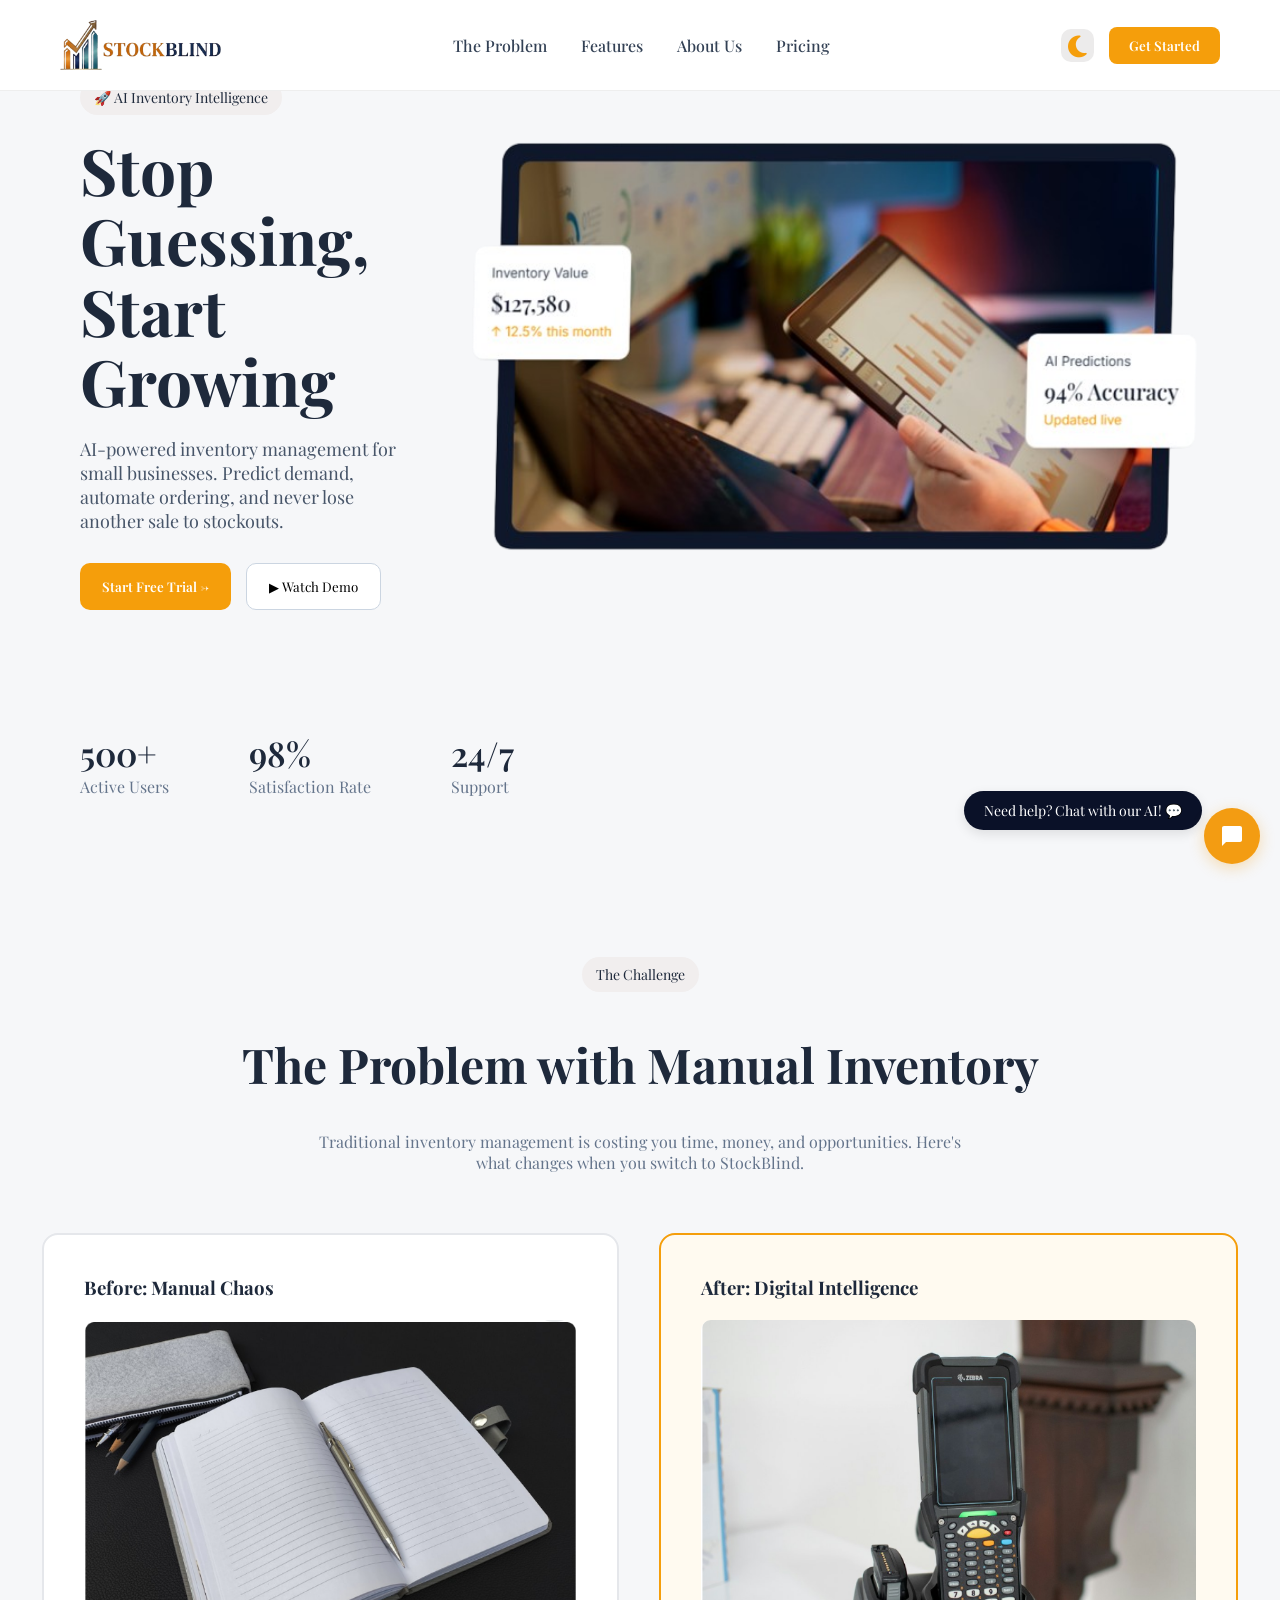
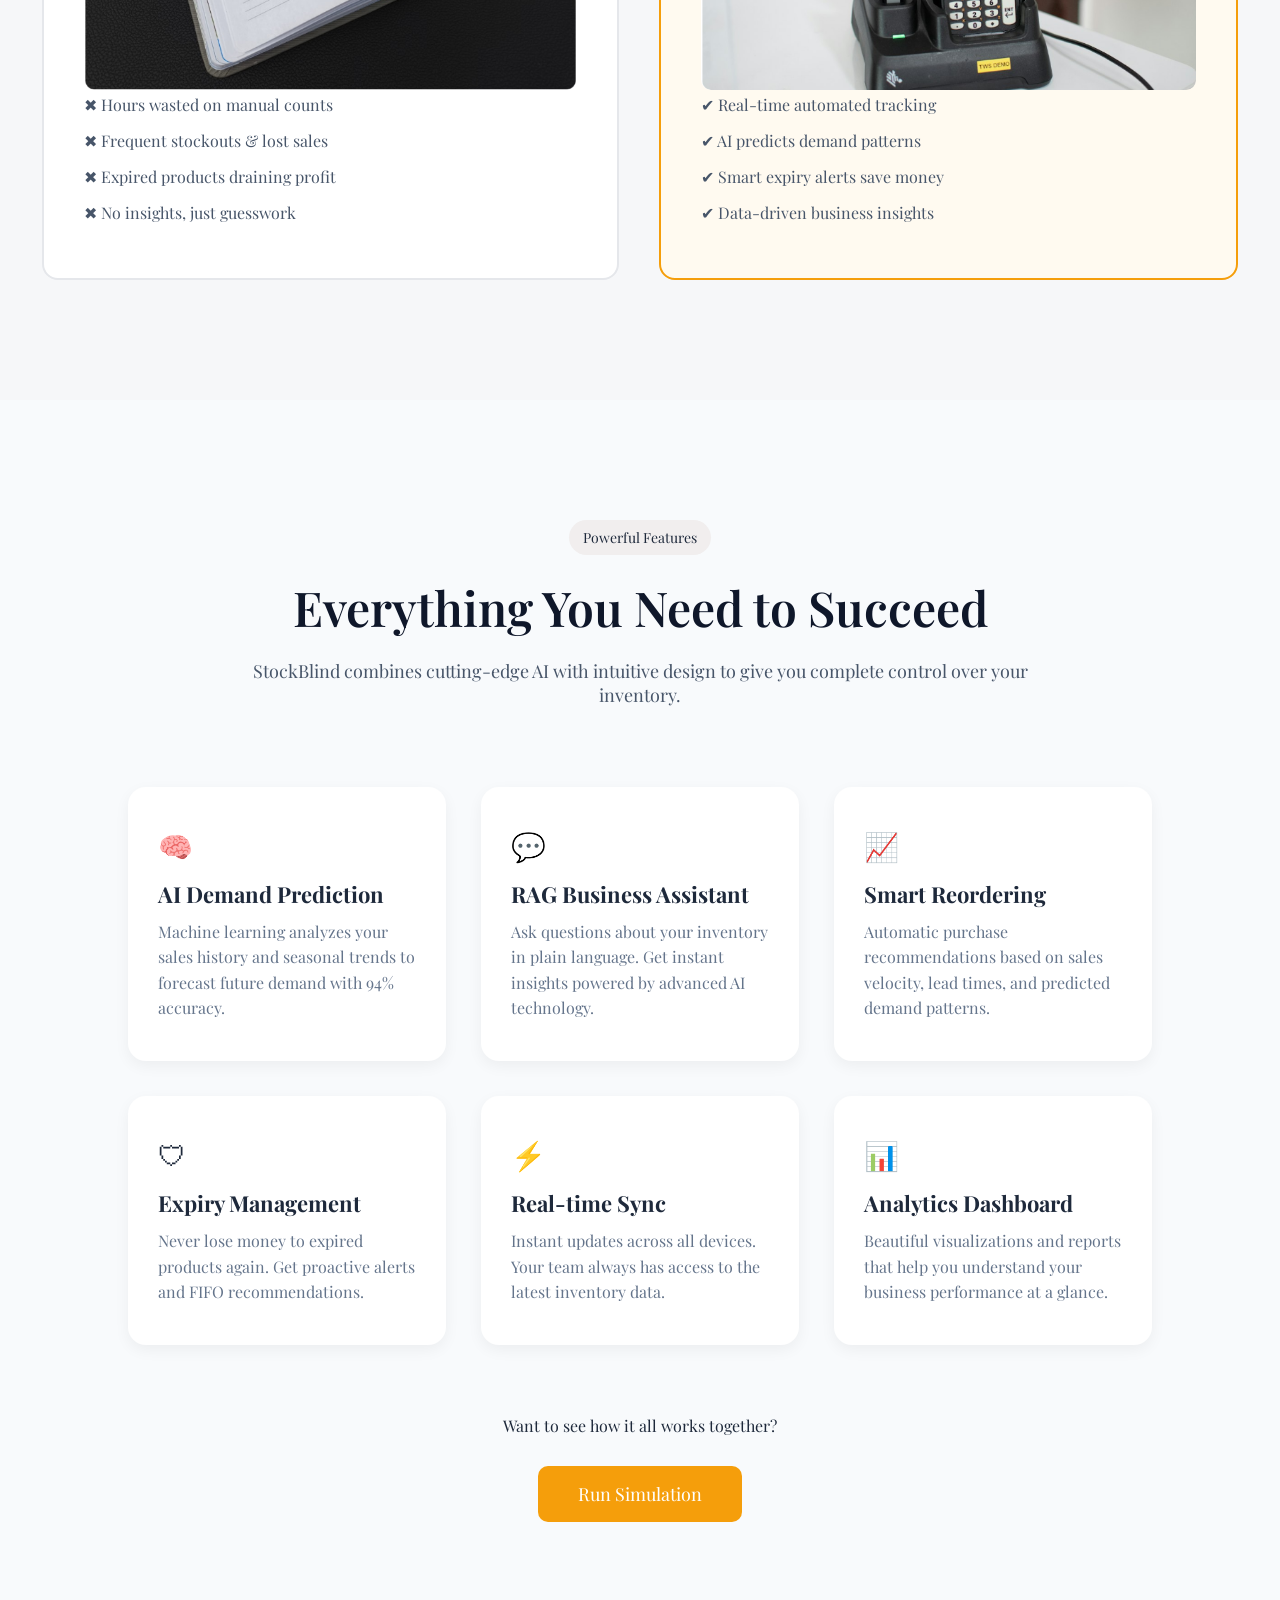
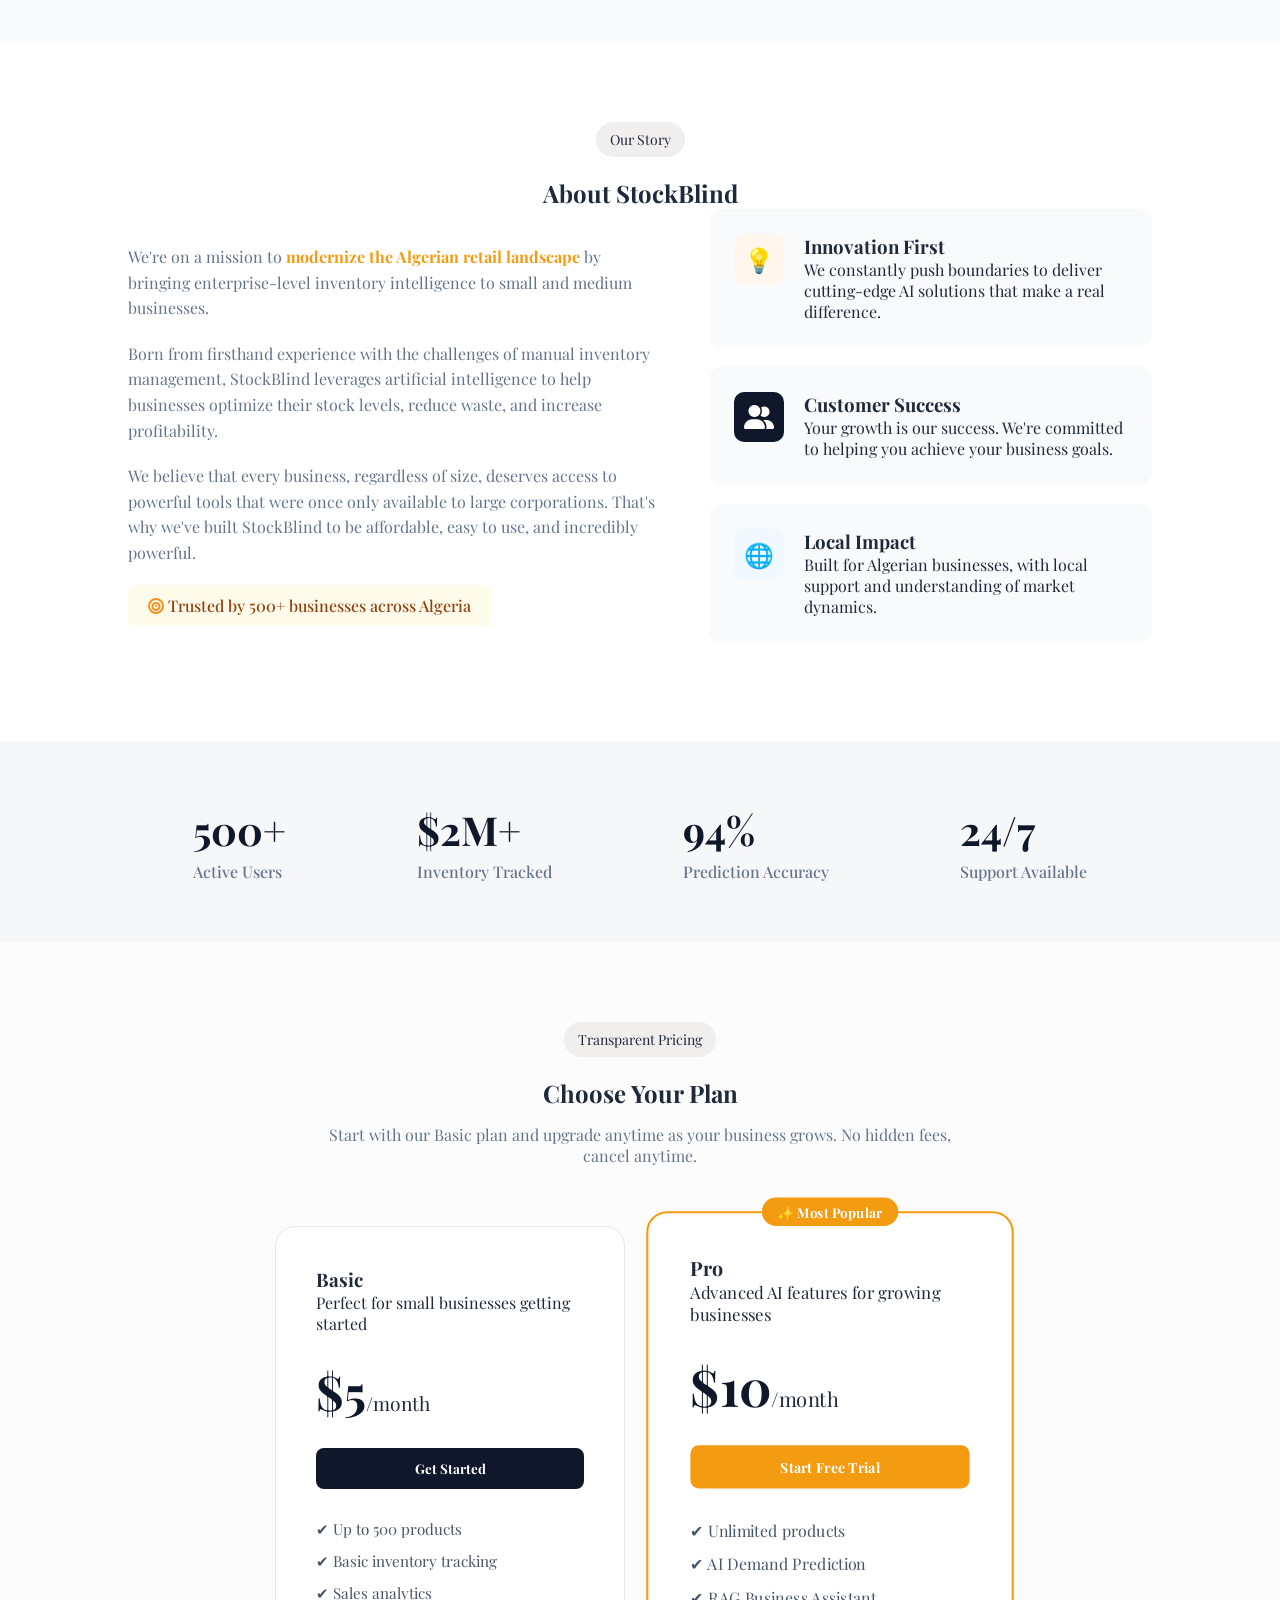
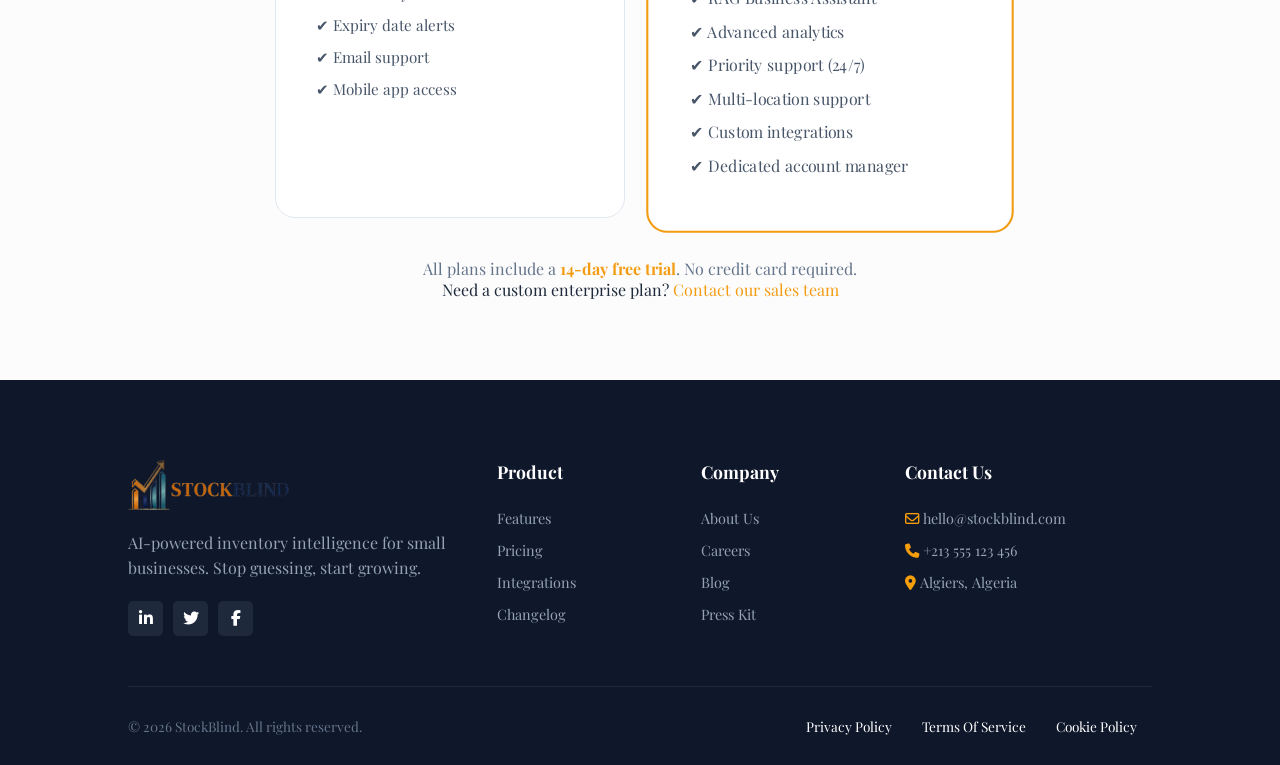
<file: index.html>
<!DOCTYPE html>
<html lang="en">
<head>
    <meta charset="UTF-8">
    <meta name="viewport" content="width=device-width, initial-scale=1.0">
    <title>StockBlind</title>
    <link rel="stylesheet" href="style.css">
    <link href="https://fonts.googleapis.com/css2?family=Inter:wght@300;400;500;600&family=Playfair+Display:wght@500;600&display=swap" rel="stylesheet">
    <link rel="stylesheet" href="https://cdnjs.cloudflare.com/ajax/libs/font-awesome/6.4.0/css/all.min.css">
</head>
<body>
    <header class="navbar">
        <div class="logo">
            <img src="logo.png" alt="logo">
        </div>
        <nav>
            <a href="#the-problem">The Problem</a>
            <a href="#features">Features</a>
            <a href="#about-us">About Us</a>
            <a href="#pricing">Pricing</a>
        </nav>
        <div class="nav-right">
            <button class="mode-btn"><i class="fa-solid fa-moon" style="color: rgb(245, 158, 11);"></i></button>
            <button class="cta-btn">Get Started</button>
        </div>
    </header>

    <section class="hero">
        <div class="hero-text">
            <span class="tag">🚀 AI Inventory Intelligence</span>
            <h1>
            Stop Guessing,<br>
            Start Growing
            </h1>
            <p>
            AI-powered inventory management for small businesses. 
            Predict demand, automate ordering, and never lose another sale to stockouts.
            </p>
            <div class="hero-buttons">
                <button class="primary">Start Free Trial →</button>
                <button class="secondary">▶ Watch Demo</button>
            </div>
        </div>
        <div class="hero-image">
            <img src="dashboard.png" alt="dashboard">
        </div>
    </section>

    <section class="stats">
        <div class="stat">
            <h2>500+</h2>
            <p>Active Users</p>
        </div>

        <div class="stat">
            <h2>98%</h2>
            <p>Satisfaction Rate</p>
        </div>

        <div class="stat">
            <h2>24/7</h2>
            <p>Support</p>
        </div>
    </section>

    <section class="problem">
        <span class="tag" id="the-problem">The Challenge</span>
        <h2>The Problem with Manual Inventory</h2>
        <p class="sub">
        Traditional inventory management is costing you time, money, and opportunities.
        Here's what changes when you switch to StockBlind.
        </p>
        <div class="compare">
            <div class="card before">
                <h3>Before: Manual Chaos</h3>
                <img src="Manual.png" alt="Manual">
                <ul>
                <li>✖ Hours wasted on manual counts</li>
                <li>✖ Frequent stockouts & lost sales</li>
                <li>✖ Expired products draining profit</li>
                <li>✖ No insights, just guesswork</li>
                </ul>
            </div>
            <div class="card after">
                <h3>After: Digital Intelligence</h3>
                <img src="Digital Intelligence.png" alt="Digital Intelligence">
                <ul>
                <li>✔ Real-time automated tracking</li>
                <li>✔ AI predicts demand patterns</li>
                <li>✔ Smart expiry alerts save money</li>
                <li>✔ Data-driven business insights</li>
                </ul>
            </div>
        </div>
    </section>

    <section class="feature-area">
        <div class="feature-header">
            <span class="tag" id="features">Powerful Features</span>
            <h2 class="feature-title">
                Everything You Need to Succeed
            </h2>
            <p class="feature-desc">
                StockBlind combines cutting-edge AI with intuitive design to give you 
                complete control over your inventory.
            </p>
        </div>
        <div class="feature-grid">
            <div class="feature-box">
                <div class="feature-icon">🧠</div>
                <h3>AI Demand Prediction</h3>
                <p>
                Machine learning analyzes your sales history and seasonal trends
                to forecast future demand with 94% accuracy.
                </p>
            </div>
            <div class="feature-box">
                <div class="feature-icon">💬</div>
                <h3>RAG Business Assistant</h3>
                <p>
                Ask questions about your inventory in plain language.
                Get instant insights powered by advanced AI technology.
                </p>
            </div>
            <div class="feature-box">
                <div class="feature-icon">📈</div>
                <h3>Smart Reordering</h3>
                <p>
                Automatic purchase recommendations based on sales velocity,
                lead times, and predicted demand patterns.
                </p>
            </div>
            <div class="feature-box">
                <div class="feature-icon">🛡</div>
                <h3>Expiry Management</h3>
                <p>
                Never lose money to expired products again. Get proactive
                alerts and FIFO recommendations.
                </p>
            </div>
            <div class="feature-box">
                <div class="feature-icon">⚡</div>
                <h3>Real-time Sync</h3>
                <p>
                Instant updates across all devices. Your team always has
                access to the latest inventory data.
                </p>
            </div>
            <div class="feature-box">
                <div class="feature-icon">📊</div>
                <h3>Analytics Dashboard</h3>
                <p>
                Beautiful visualizations and reports that help you
                understand your business performance at a glance.
                </p>
            </div>
        </div>
        <div class="feature-cta">
            <p>Want to see how it all works together?</p>
            <a href="Simlation/Simulation.html">
                <button class="feature-btn">Run Simulation</button>
            </a>
        </div>
    </section>

    <section class="about" id="about-us">
        <div class="center-text">
            <span class="tag center" id="about-us">Our Story</span>
            <h1>About StockBlind</h1>
        </div>
        <div class="about-container">
            <div class="about-content">
                <p>We're on a mission to <span class="highlight">modernize the Algerian retail landscape</span> by bringing enterprise-level inventory intelligence to small and medium businesses.</p>
                <p>Born from firsthand experience with the challenges of manual inventory management, StockBlind leverages artificial intelligence to help businesses optimize their stock levels, reduce waste, and increase profitability.</p>
                <p>We believe that every business, regardless of size, deserves access to powerful tools that were once only available to large corporations. That's why we've built StockBlind to be affordable, easy to use, and incredibly powerful.</p>
                <div class="trusted-badge">
                    <span class="icon"><i class="fa-solid fa-bullseye" style="color: rgba(245, 145, 35, 1.00);"></i></span> Trusted by 500+ businesses across Algeria
                </div>
            </div>
            <div class="about-cards">
                <div class="info-card">
                    <div class="card-icon orange">💡</div>
                    <div>
                        <h3>Innovation First</h3>
                        <p>We constantly push boundaries to deliver cutting-edge AI solutions that make a real difference.</p>
                    </div>
                </div>
                <div class="info-card">
                    <div class="card-icon dark"><i class="fa-solid fa-user-group"></i></div>
                    <div>
                        <h3>Customer Success</h3>
                        <p>Your growth is our success. We're committed to helping you achieve your business goals.</p>
                    </div>
                </div>
                <div class="info-card">
                    <div class="card-icon blue">🌐</div>
                    <div>
                        <h3>Local Impact</h3>
                        <p>Built for Algerian businesses, with local support and understanding of market dynamics.</p>
                    </div>
                </div>
            </div>
        </div>
    </section>

    <section class="stats-bar">
        <div class="stat-item">
            <h3>500+</h3>
            <p>Active Users</p>
        </div>
        <div class="stat-item">
            <h3>$2M+</h3>
            <p>Inventory Tracked</p>
        </div>
        <div class="stat-item">
            <h3>94%</h3>
            <p>Prediction Accuracy</p>
        </div>
        <div class="stat-item">
            <h3>24/7</h3>
            <p>Support Available</p>
        </div>
    </section>

    <section class="pricing" id="pricing">
        <div class="center-text">
            <span class="tag" id="pricing">Transparent Pricing</span>
        </div>
        <h2 class="center-text">Choose Your Plan</h2>
        <p class="sub center-text">Start with our Basic plan and upgrade anytime as your business grows. No hidden fees, cancel anytime.</p>

        <div class="pricing-grid">
            <div class="price-card">
                <h3>Basic</h3>
                <p>Perfect for small businesses getting started</p>
                <div class="price"><span>$5</span>/month</div>
                <button class="pricing-btn">Get Started</button>
                <ul class="features-list">
                    <li>✔ Up to 500 products</li>
                    <li>✔ Basic inventory tracking</li>
                    <li>✔ Sales analytics</li>
                    <li>✔ Expiry date alerts</li>
                    <li>✔ Email support</li>
                    <li>✔ Mobile app access</li>
                </ul>
            </div>
            <div class="price-card featured">
                <div class="popular-tag">✨ Most Popular</div>
                <h3>Pro</h3>
                <p>Advanced AI features for growing businesses</p>
                <div class="price">
                    <span>$10</span>/month
                </div>
                <button class="pricing-btn primary">Start Free Trial</button>
                <ul class="features-list">
                    <li>✔ Unlimited products</li>
                    <li>✔ AI Demand Prediction</li>
                    <li>✔ RAG Business Assistant</li>
                    <li>✔ Advanced analytics</li>
                    <li>✔ Priority support (24/7)</li>
                    <li>✔ Multi-location support</li>
                    <li>✔ Custom integrations</li>
                    <li>✔ Dedicated account manager</li>
                </ul>
            </div>
        </div>
        <p class="trial-text">All plans include a <span>14-day free trial</span>. No credit card required.</p>
        <p class="contact-sales">Need a custom enterprise plan? <a href="#">Contact our sales team</a></p>
    </section>

    <footer class="footer">
        <div class="footer-grid">
            <div class="footer-brand">
                <div class="logo">
                    <img src="logo.png" alt="logo">
                </div>
                <p>AI-powered inventory intelligence for small businesses. Stop guessing, start growing.</p>
                <div class="social-links">
                    <a href="https://fr.linkedin.com/"><i class="fa-brands fa-linkedin-in"></i></a>
                    <a href="https://x.com/?locale=fr"><i class="fa-brands fa-twitter"></i></a>
                    <a href="https://www.facebook.com/"><i class="fa-brands fa-facebook-f"></i></a>
                </div>
            </div>
            <div class="footer-links">
                <h4>Product</h4>
                <a href="#features">Features</a>
                <a href="#pricing">Pricing</a>
                <a href="#">Integrations</a>
                <a href="#">Changelog</a>
            </div>
            <div class="footer-links">
                <h4>Company</h4>
                <a href="#about-us">About Us</a>
                <a href="#">Careers</a>
                <a href="#">Blog</a>
                <a href="#">Press Kit</a>
            </div>
            <div class="footer-links">
                <h4>Contact Us</h4>
                <p><i class="fa-regular fa-envelope" style="color: rgb(245, 158, 11);"></i> hello@stockblind.com</p>
                <p><i class="fa-solid fa-phone" style="color: rgb(245, 158, 11);"></i> +213 555 123 456</p>
                <p><i class="fa-solid fa-location-dot" style="color: rgb(245, 158, 11);"></i> Algiers, Algeria</p>
            </div>
        </div>
        <div class="footer-bottom">
            <p>© 2026 StockBlind. All rights reserved.</p>
            <div class="policy">
                <a href="#">Privacy Policy</a>
                <a href="#">Terms Of Service</a>
                <a href="#">Cookie Policy</a>
            </div>
        </div>
    </footer>
    <div class="stockblind-chat-wrapper">
    
    <div id="sb-chat-window" class="sb-chat-window">
        <div class="sb-chat-header">
            <div class="sb-bot-info">
                <div class="sb-bot-icon"><i class="fa-solid fa-robot" style="color: rgb(255, 255, 255);"></i></div>
                <div class="sb-bot-text">
                    <strong>StockBlind AI</strong>
                    <span>Online • Ready to help</span>
                </div>
            </div>
            <button id="sb-close" class="sb-close-btn">&times;</button>
        </div>
        
        <div class="sb-chat-body">
            <div class="chat-gap">
                <i class="fa-solid fa-robot" style="color: rgb(245, 158, 11);"></i>
                <div class="sb-ai-bubble">
                    Hello! 👋 I'm your StockBlind AI assistant. How can I help you optimize your inventory today?
                </div>
            </div>
            <button class="sb-action-btn">📊 Show me pricing plans</button>
            <button class="sb-action-btn">🤖 Learn about AI features</button>
            <button class="sb-action-btn">📅 Schedule a demo</button>
        </div>
        
        <div class="sb-chat-footer">
            <input type="text" placeholder="Type your message...">
            <button class="sb-send"><i class="fa-regular fa-paper-plane" style="color: rgb(255, 255, 255);"></i></button>
        </div>
    </div>

    <div id="sb-collapsed-group" class="sb-collapsed-group">
        <div class="sb-chat-label">
            Need help? Chat with our AI! 💬
        </div>
        <div class="sb-chat-bubble">
            <div class="sb-bubble-icon"></div>
        </div>
    </div>
    
</div>
 <script src="script.js"></script>

</body>
</html>
</file>
<file: style.css>
*{
margin:0;
padding:0;
box-sizing:border-box;
font-family:'Playfair Display',serif;
}
p:hover{
    cursor:default;
}
li:hover{
    cursor:default;
}
h1:hover{
    cursor:default;
}
h4:hover{
    cursor:default;
}
span:hover{
    cursor:default;
}
h2:hover{
    cursor:default;
}
h3:hover{
    cursor:default;
}

body{
background:#f6f7f9;
color:#1e293b;
transition: background-color 0.3s, color 0.3s;
}
body.dark-mode{
    background: rgba(23, 32, 51, 1.00);
    color: white;
}
.dark-mode h2{
    color: white;
}
.dark-mode p{
    color: white;
}
.navbar{
position: fixed;
display:flex;
justify-content:space-between;
align-items:center;
padding:20px 60px;
background:white;
border-bottom:1px solid #eee;
width: 100%;
z-index: 100;
transition: background-color 0.3s, color 0.3s;
}
.navbar.dark-mode{
    background-color: rgba(15, 24, 43, 1.00);
}

.logo{
display:flex;
align-items:center;
gap:10px;
font-weight:600;
font-size:20px;
}
.logo img{
height:50px;
}
nav a{
margin:0 15px;
text-decoration:none;
color:#334155;
font-weight:500;
transition: background-color 0.3s, color 0.3s;
}
nav a.dark-mode{
    color: white;
}

.navbar a:hover{
    color: #f59e0b;
}
.nav-right{
display:flex;
gap:15px;
align-items:center;
}
.mode-btn{
    font-size: 25px;
    width: 33px;
    outline: none;
    border: none;
    background-color: rgb(236, 235, 235);
    border-radius: 10px;
}
.mode-btn:hover{
    background-color: rgb(164, 164, 164); ;
}

.cta-btn{
background:#f59e0b;
color:white;
border:none;
padding:10px 20px;
border-radius:8px;
font-weight:600;
cursor:pointer;
}
.cta-btn:hover{
    background: #ea8c00;;
}

.hero{
display:flex;
align-items:center;
justify-content:space-between;
padding:80px 80px;
gap:60px;

}

.hero-text{
max-width:520px;
}

.tag{
background:rgb(241, 238, 238);
padding:8px 14px;
border-radius:20px;
font-size:14px;
display:inline-block;
margin-bottom:20px;
transition: background-color 0.3s, color 0.3s;
}

.dark-mode .tag{
    background:rgba(51, 53, 54, 1.00) ;
    color:rgba(245, 145, 35, 1.00);
}

.hero h1{
    font-size:64px;
    line-height:1.1;
    margin-bottom:20px;
}

.hero p{
font-size:18px;
color:#475569;
margin-bottom:30px;
}

.hero-buttons{
display:flex;
gap:15px;
}

.primary{
background:#f59e0b;
border:none;
padding:14px 22px;
color:white;
border-radius:10px;
font-weight:600;
cursor:pointer;
}
.primary:hover{
   background:#c87f02;
}

.secondary{
background:white;
border:1px solid #cbd5e1;
padding:14px 22px;
border-radius:10px;
cursor:pointer;
}
.secondary:hover{
    background: transparent;
}
.dark-mode .secondary:hover{
    background-color:gray ;
    color: white;
}

.hero-image img{
width:730px;
border-radius:20px;
}

.stats{
display:flex;
gap:80px;
padding:40px 80px;
}

.stat h2{
font-size:34px;
font-weight:600;
}

.stat p{
color:#64748b;
}

.problem{
padding:120px 80px;
text-align:center;
}

.problem h2{
font-size:48px;
margin:20px 0;
}

.sub{
padding-top: 15px;
max-width:650px;
margin:auto;
color:#64748b;
margin-bottom:60px;
}

.compare{
display:flex;
gap:40px;
justify-content:center;
}

.card{
background:white;
padding:40px;
border-radius:16px;
text-align:left;
transition: background-color 0.3s, color 0.3s;
}

.card h3{
margin-bottom:20px;
}

.card ul{
list-style:none;
}

.card li{
margin-bottom:15px;
color:#475569;

}

.before{
border:2px solid #e5e7eb;
transition: background-color 0.3s, color 0.3s;
}
.dark-mode .card{
    background-color:rgba(15, 23, 42, 1.00) ;
    color: white;
}
.dark-mode .card li{
    color: white;
}

.card img{
    height: 370px;
    border-radius: 10px;
}

.after{
border:2px solid #f59e0b;
background:#fffaf0;
transition: background-color 0.3s, color 0.3s;
}

.feature-area{
    padding:120px 10%;
    text-align:center;
    background:#f8fafc;
    transition: background-color 0.3s, color 0.3s;
}
.dark-mode .feature-area{
    background-color:rgba(16, 24, 43, 1.00) ;
    color: white;
}

.feature-header{
    max-width:800px;
    margin:auto;
    margin-bottom:80px;
}

.feature-label{
    background:#eef2f7;
    padding:8px 18px;
    border-radius:20px;
    font-size:14px;
    display:inline-block;
    margin-bottom:20px;
}

.feature-title{
    font-size:48px;
    font-weight:600;
    margin-bottom:20px;
    color:#0f172a;
}

.feature-desc{
    font-size:18px;
    color:#475569;
}

.feature-grid{
    display:grid;
    grid-template-columns:repeat(3,1fr);
    gap:35px;
}

.feature-box{
    background:white;
    padding:40px 30px;
    border-radius:18px;
    text-align:left;
    box-shadow:0 5px 15px rgba(0,0,0,0.05);
    transition:0.25s;
    box-shadow: #0f172a;
}

.feature-box:hover{
    transform:translateY(-6px);
    box-shadow:0 10px 25px rgba(0,0,0,0.08);
}
.feature-box:after{
    content: '';
    height: 3px;
    background-color:#f59e0b;
    position: absolute;
    left: 0;
    bottom: 0px;
    transform: scaleX(0);  
    transition: transform 250ms ease-in-out;  
}
.feature-box:hover:after{
    width: 100%;
    transform: scaleX(1);  
}
.dark-mode .feature-box{
    background-color: rgba(15, 23, 42, 1.00);
    color: white;
    outline: 3px solid #f59e0b;
}

.feature-icon{
    font-size:28px;
    margin-bottom:15px;
}

.feature-box h3{
    font-size:22px;
    margin-bottom:10px;
}

.feature-box p{
    color:#64748b;
    line-height:1.6;
}

.feature-cta{
    margin-top:70px;
}

.feature-btn{
    background:#f59e0b;
    border:none;
    color:white;
    padding:16px 40px;
    font-size:18px;
    border-radius:10px;
    cursor:pointer;
    margin-top:30px;
}

.feature-btn:hover{
    background:#ea8c00;
}

.center-text {
    text-align: center; 
}
.highlight {
    color: #f39c12;
    font-weight: bold; 
}

.about { 
    padding: 80px 10%;
    background: #fff; 
    transition: transform 250ms ease-in-out;  
}
.dark-mode .about{
    background-color: rgba(30, 41, 59, 1.00);
    color: white;
}

.about-container {
    display: grid;
    grid-template-columns: 1.2fr 1fr;
    gap: 50px;
    align-items: center; 
}

.about-content h2 {
    font-size: 2.5rem;
    margin: 15px 0;
    color: #0f172a; 
}

.about-content p { 
    color: #64748b; 
    line-height: 1.6; 
    margin-bottom: 20px; 
}

.trusted-badge { 
    background: #fffbeb; 
    padding: 10px 20px; 
    border-radius: 8px; 
    display: inline-block; 
    font-weight: 500; 
    color: #92400e; 
    transition: background-color 0.3s, color 0.3s;
}
.dark-mode .trusted-badge{
    background-color:rgba(51, 53, 54, 1.00) ;
    color: white;
}

.info-card {
     display: flex; 
     gap: 20px; 
     background: #f8fafc; 
     padding: 25px; 
     border-radius: 12px; 
     margin-bottom: 20px; 
    transition: background-color 0.3s, color 0.3s;
}
.dark-mode .info-card{
    background-color:rgba(15, 23, 42, 1.00) ;
    color: white;
    outline: 3px solid #f59e0b;
}
.dark-mode h3{
    color: white;
}

.card-icon {
     width: 50px; 
     height: 50px; 
     border-radius: 10px; 
     display: flex; 
     align-items: center; 
     justify-content: center; 
     font-size: 1.5rem; 
     flex-shrink: 0; 
}

.card-icon.orange {
     background: #fff7ed; 
     color: #f97316; 
}

.card-icon.dark {
     background: #0f172a; 
     color: #fff; 
}

.card-icon.blue {
     background: #f0f9ff; 
     color: #0ea5e9; 
}

.stats-bar {
     display: flex; 
     justify-content: space-around; 
     padding: 60px 10%; 
     border-top: 1px solid #f1f5f9; 
}
.stat-item h3 {
     font-size: 2.5rem; 
     color: #0f172a; 
     margin-bottom: 5px; 
}
.dark-mode .stat-item h3{
    color: white;
}
.stat-item p {
     color: #64748b; 
     font-weight: 500; 
}

.pricing {
     padding: 80px 10%; 
     background: #fcfcfc; 
        transition: background-color 0.3s, color 0.3s;
}
.dark-mode .pricing{
    background-color: rgba(17, 26, 45, 1.00);
    color: white;
}
.pricing-grid {
     display: flex; 
     justify-content: center; 
     gap: 30px; 
     margin-top: 50px; 
}
.price-card {
     background: #fff; 
     border: 1px solid #e2e8f0; 
     padding: 40px; 
     border-radius: 20px; 
     width: 350px; 
     position: relative;
     transition: background-color 0.3s, color 0.3s; 
}
.dark-mode .price-card{
    background-color: rgba(15, 23, 42, 1.00);
    color: white;
}
.price-card.featured {
     border: 2px solid #f39c12; 
     transform: scale(1.05); 
}
.dark-mode .price-card.featured{
    background-color: rgba(15, 23, 42, 1.00);
    color: white;
}
.popular-tag { 
    position: absolute; 
    top: -15px; left: 50%; 
    transform: translateX(-50%); 
    background: #f39c12; 
    color: white; 
    padding: 5px 15px; 
    border-radius: 20px; 
    font-size: 0.8rem; 
    font-weight: bold; 
}
.price {
     font-size: 1.2rem; 
     margin: 25px 0; 
}
.price span {
     font-size: 3rem; 
     font-weight: bold; 
     color: #0f172a; 
}
.dark-mode .price span{
    color: white;
}
.pricing-btn {
     width: 100%; 
     padding: 12px; 
     border-radius: 8px; 
     border: none; 
     font-weight: bold; 
     cursor: pointer; 
     background: #0f172a;
     color: white; 
     margin-bottom: 30px; 
}
.pricing-btn.primary {
     background: #f39c12; 
}
.features-list {
     list-style: none; 
     padding: 0; 
     text-align: left; 
}
.features-list li {
     margin-bottom: 12px; 
     color: #475569; 
     font-size: 0.95rem; 
}
.trial-text {
     margin-top: 40px; 
     color: #64748b; 
     text-align: center; 
}
.trial-text span {
     color: #f39c12; 
     font-weight: bold; 
}

.contact-sales{
    text-align: center;
}

.contact-sales a{
    color: #f39c12;  
    text-decoration: none;
}

.footer { 
    background: #0f172a; 
    color: white; 
    padding: 80px 10% 30px; 
}
.dark-mode .footer{
    outline: 3px solid #f39c12;
}

.logo-box-dark{
width:35px;
height:35px;
background:#f39c12;
color:white;
display:flex;
align-items:center;
justify-content:center;
border-radius:8px;
}

.footer-grid { 
    display: grid; 
    grid-template-columns: 2fr 1fr 1fr 1.5fr; 
    gap: 40px; 
    border-bottom: 1px solid #1e293b; 
    padding-bottom: 50px; 
}

.footer-brand p {
     margin-top: 20px; 
     color: #94a3b8; 
     line-height: 1.6; }

.social-links { 
    margin-top: 20px; 
    display: flex; 
    gap: 10px; 
}
.social-links a:hover{
    background-color: #f59e0b;
    color: white;

}

.social-links a { 
    width: 35px; 
    height: 35px; 
    background: #1e293b; 
    display: flex; 
    align-items: center; 
    justify-content: center; 
    border-radius: 5px; 
    color: white; 
    text-decoration: none; 
}

.footer-links h4 {
     margin-bottom: 25px; 
     font-size: 1.1rem; 
}

.footer-links a, .footer-links p { 
    display: block; 
    color: #94a3b8; 
    text-decoration: none; 
    margin-bottom: 12px; 
    font-size: 0.9rem; 
}

.footer-bottom { 
    padding-top: 30px; 
    display: flex; 
    justify-content: space-between; 
    color: #64748b; 
    font-size: 0.85rem; 
}
.policy{
    display: flex;
    justify-content: space-around;
}
.policy a{
    text-decoration: none;
    color: white;
    margin: 0 15px;
}

.footer-bottom a:hover{
color: #f39c12;
}
.footer-links a:hover{
color: #f39c12;
}

.stockblind-chat-wrapper {
    position: fixed;
    bottom: 20px;
    right: 20px;
    z-index: 9999;
}

.sb-collapsed-group {
    display: flex;
    align-items: center;
    gap: 12px;
    cursor: pointer;
    transition: transform 0.2s ease;
}

.sb-collapsed-group:hover {
    transform: translateY(-3px);
}

.sb-chat-label {
    background: #0a1128; 
    color: white;
    padding: 10px 20px;
    border-radius: 20px;
    font-size: 14px;
    box-shadow: 0 4px 12px rgba(0,0,0,0.1);
    margin-bottom: 50px;
    margin-right: -10px;
}

.sb-chat-bubble {
    width: 56px;
    height: 56px;
    background: #f39c12;
    border-radius: 50%;
    display: flex;
    align-items: center;
    justify-content: center;
    box-shadow: 0 4px 15px rgba(243, 156, 18, 0.3);
}

.sb-bubble-icon {
    width: 24px;
    height: 24px;
    background: white;
    mask: url('data:image/svg+xml;utf8,<svg xmlns="http://www.w3.org/2000/svg" viewBox="0 0 24 24"><path d="M20 2H4c-1.1 0-2 .9-2 2v18l4-4h14c1.1 0 2-.9 2-2V4c0-1.1-.9-2-2-2z"/></svg>') no-repeat center;
    -webkit-mask: url('data:image/svg+xml;utf8,<svg xmlns="http://www.w3.org/2000/svg" viewBox="0 0 24 24"><path d="M20 2H4c-1.1 0-2 .9-2 2v18l4-4h14c1.1 0 2-.9 2-2V4c0-1.1-.9-2-2-2z"/></svg>') no-repeat center;
}

.sb-chat-window {
    display: none;
    flex-direction: column;
    width: 360px;
    height: 500px;
    background: white;
    border-radius: 16px;
    box-shadow: 0 10px 40px rgba(0,0,0,0.2);
    overflow: hidden;
    margin-bottom: 10px;
}
.dark-mode .sb-chat-window{
    outline: 1px solid #f39c12;
}

.sb-chat-window.active {
    display: flex;
}

.sb-chat-header {
    background: #f39c12;
    padding: 15px;
    color: white;
    display: flex;
    justify-content: space-between;
    align-items: center;
}

.sb-bot-info { 
    display: flex; 
    align-items: center; 
    gap: 10px; 
}
.sb-bot-text strong { 
    display: block; 
    font-size: 15px; 
}
.sb-bot-text span { 
    font-size: 11px; 
    opacity: 0.9; 
}

.sb-chat-body {
    flex: 1;
    padding: 20px;
    background: #f8f9fa;
    display: flex;
    flex-direction: column;
    gap: 10px;
    transition: color 0.3s;
}

.sb-ai-bubble {
    background: white;
    padding: 12px;
    border-radius: 0 12px 12px 12px;
    font-size: 14px;
    line-height: 1.4;
    border: 1px solid #eee;
    transition: background-color 0.3s, color 0.3s;
}

.sb-action-btn {
    background: white;
    border: 1px solid #ddd;
    padding: 10px;
    border-radius: 8px;
    text-align: left;
    cursor: pointer;
    font-size: 13px;
    transition: all 0.2s;
}
.chat-gap{
    display: flex;
    justify-content: space-between;
    gap: 7px;
}

.sb-action-btn:hover {
    border-color: #f39c12;
    color: #f39c12;
}

.sb-chat-footer {
    padding: 15px;
    border-top: 1px solid #eee;
    display: flex;
    gap: 10px;
    transition: background-color 0.3s, color 0.3s;
}
.sb-send{
    background-color: #f39c12;
    padding: 8px;
    border-radius: 10px;
}
.sb-chat-footer input {
    flex: 1;
    border: 1px solid #ddd;
    border-radius: 20px;
    padding: 8px 15px;
    outline: none;
}

.sb-close-btn {
    background: none;
    border: none;
    color: white;
    font-size: 37px;
    cursor: pointer;
}
.dark-mode .sb-chat-body{
    background-color:rgba(15, 23, 42, 1.00) ;
    color:  white;
}
.dark-mode .sb-chat-footer{
    background-color:rgba(15, 23, 42, 1.00) ;
    color: white;
}
.dark-mode .sb-chat-body button{
    background-color: rgba(15, 23, 42, 1.00);
    color: white;
}
.dark-mode .sb-ai-bubble{
    background-color: rgba(15, 23, 42, 1.00);
}
</file>
